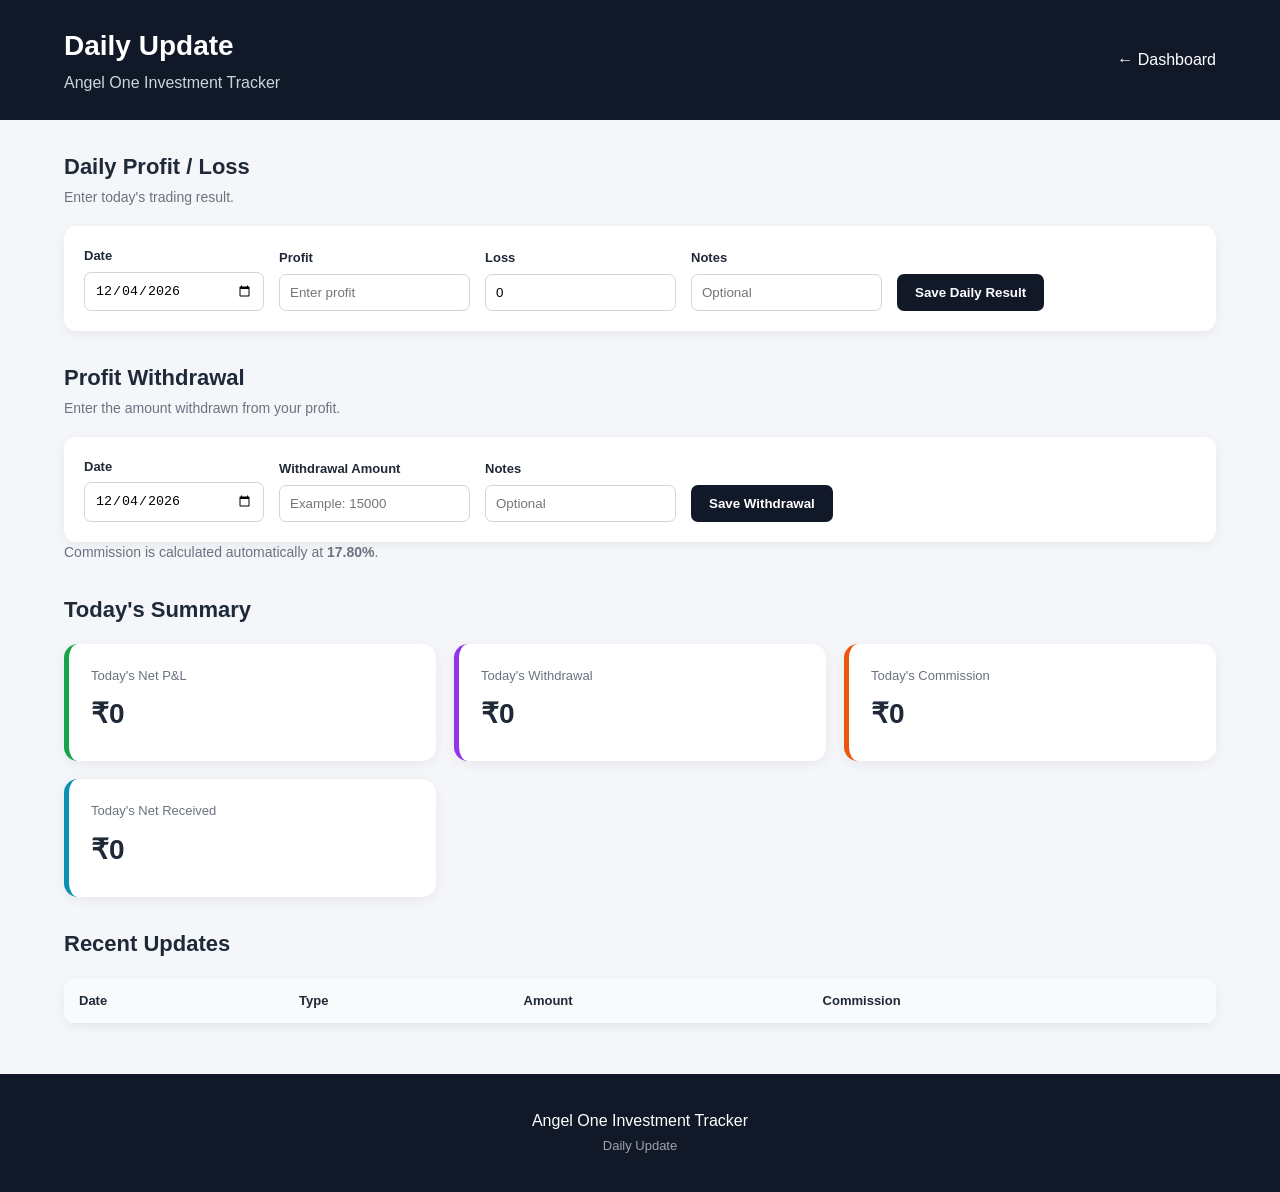
<file: update.html>
<!DOCTYPE html>
<html lang="en">

<head>

    <meta charset="UTF-8">

    <meta
        name="viewport"
        content="width=device-width, initial-scale=1.0">

    <title>Daily Update - Angel One Tracker</title>

    <link rel="stylesheet" href="style.css">

</head>


<body>


<header class="top-header">

    <div>

        <h1>Daily Update</h1>

        <p>Angel One Investment Tracker</p>

    </div>


    <div>

        <a
            href="index.html"
            style="color:white;text-decoration:none;">

            ← Dashboard

        </a>

    </div>

</header>



<main>


<!-- =====================================================
     DAILY PROFIT
====================================================== -->

<section class="data-section">


    <div class="section-title">

        <h2>Daily Profit / Loss</h2>

        <p>
            Enter today's trading result.
        </p>

    </div>


    <div class="entry-form">


        <div>

            <label for="profitDate">
                Date
            </label>

            <input
                type="date"
                id="profitDate">

        </div>


        <div>

            <label for="dailyProfit">
                Profit
            </label>

            <input
                type="number"
                id="dailyProfit"
                placeholder="Enter profit"
                min="0">

        </div>


        <div>

            <label for="dailyLoss">
                Loss
            </label>

            <input
                type="number"
                id="dailyLoss"
                placeholder="Enter loss"
                min="0"
                value="0">

        </div>


        <div>

            <label for="profitNotes">
                Notes
            </label>

            <input
                type="text"
                id="profitNotes"
                placeholder="Optional">

        </div>


        <button
            type="button"
            onclick="saveProfit()">

            Save Daily Result

        </button>


    </div>


</section>



<!-- =====================================================
     WITHDRAWAL
====================================================== -->

<section class="data-section">


    <div class="section-title">

        <h2>Profit Withdrawal</h2>

        <p>
            Enter the amount withdrawn from your profit.
        </p>

    </div>


    <div class="entry-form">


        <div>

            <label for="withdrawalDate">
                Date
            </label>

            <input
                type="date"
                id="withdrawalDate">

        </div>


        <div>

            <label for="withdrawalAmount">
                Withdrawal Amount
            </label>

            <input
                type="number"
                id="withdrawalAmount"
                placeholder="Example: 15000"
                min="1">

        </div>


        <div>

            <label for="withdrawalNotes">
                Notes
            </label>

            <input
                type="text"
                id="withdrawalNotes"
                placeholder="Optional">

        </div>


        <button
            type="button"
            onclick="saveWithdrawal()">

            Save Withdrawal

        </button>


    </div>


    <div class="section-title">

        <p>
            Commission is calculated automatically at
            <strong>17.80%</strong>.
        </p>

    </div>


</section>



<!-- =====================================================
     TODAY'S SUMMARY
====================================================== -->

<section class="data-section">


    <div class="section-title">

        <h2>Today's Summary</h2>

    </div>


    <div class="summary-grid">


        <div class="summary-card profit-card">

            <span>
                Today's Net P&L
            </span>

            <strong id="todayProfit">
                ₹0
            </strong>

        </div>


        <div class="summary-card withdrawal-card">

            <span>
                Today's Withdrawal
            </span>

            <strong id="todayWithdrawal">
                ₹0
            </strong>

        </div>


        <div class="summary-card commission-card">

            <span>
                Today's Commission
            </span>

            <strong id="todayCommission">
                ₹0
            </strong>

        </div>


        <div class="summary-card net-card">

            <span>
                Today's Net Received
            </span>

            <strong id="todayNet">
                ₹0
            </strong>

        </div>


    </div>


</section>



<!-- =====================================================
     RECENT UPDATES
====================================================== -->

<section class="data-section">


    <div class="section-title">

        <h2>Recent Updates</h2>

    </div>


    <div class="table-container">


        <table>


            <thead>

                <tr>

                    <th>Date</th>

                    <th>Type</th>

                    <th>Amount</th>

                    <th>Commission</th>

                </tr>

            </thead>


            <tbody id="recentUpdates">

            </tbody>


        </table>


    </div>


</section>


</main>



<footer>

    <p>
        Angel One Investment Tracker
    </p>

    <span>
        Daily Update
    </span>

</footer>



<script src="update.js"></script>


</body>

</html>
</file>
<file: style.css>
* {
    box-sizing: border-box;
    margin: 0;
    padding: 0;
}

body {
    font-family: Arial, Helvetica, sans-serif;
    background: #f4f6f9;
    color: #1f2937;
    line-height: 1.5;
}

.top-header {
    background: #111827;
    color: white;
    padding: 25px 5%;
    display: flex;
    justify-content: space-between;
    align-items: center;
}

.top-header h1 {
    font-size: 28px;
    margin-bottom: 4px;
}

.top-header p {
    color: #cbd5e1;
}

.date-display {
    font-size: 15px;
    color: #d1d5db;
}

main,
.account-section {
    width: 90%;
    max-width: 1400px;
    margin: auto;
}

.account-section {
    margin-top: 25px;
}

.section-title {
    margin-bottom: 18px;
}

.section-title h2 {
    font-size: 22px;
    margin-bottom: 4px;
}

.section-title p {
    color: #6b7280;
    font-size: 14px;
}

.account-grid {
    display: grid;
    grid-template-columns: repeat(3, 1fr);
    gap: 18px;
}

.account-card {
    background: white;
    padding: 20px;
    border-radius: 12px;
    box-shadow: 0 3px 12px rgba(0,0,0,0.06);
}

.account-card span,
.summary-card span {
    display: block;
    color: #6b7280;
    font-size: 13px;
    margin-bottom: 8px;
}

.account-card strong {
    font-size: 18px;
}

.dashboard-section,
.allocation-section,
.data-section,
.chart-section {
    margin-top: 30px;
}

.summary-grid {
    display: grid;
    grid-template-columns: repeat(3, 1fr);
    gap: 18px;
}

.summary-card {
    background: white;
    padding: 22px;
    border-radius: 14px;
    box-shadow: 0 3px 12px rgba(0,0,0,0.06);
}

.summary-card strong {
    display: block;
    font-size: 28px;
    margin-bottom: 4px;
}

.summary-card small {
    color: #6b7280;
}

.capital-card {
    border-left: 5px solid #2563eb;
}

.profit-card {
    border-left: 5px solid #16a34a;
}

.withdrawal-card {
    border-left: 5px solid #9333ea;
}

.commission-card {
    border-left: 5px solid #ea580c;
}

.net-card {
    border-left: 5px solid #0891b2;
}

.today-card {
    border-left: 5px solid #ca8a04;
}

.allocation-group {
    background: white;
    border-radius: 14px;
    padding: 22px;
    margin-bottom: 20px;
    box-shadow: 0 3px 12px rgba(0,0,0,0.06);
}

.group-header {
    display: flex;
    justify-content: space-between;
    align-items: center;
    margin-bottom: 20px;
    padding-bottom: 15px;
    border-bottom: 1px solid #e5e7eb;
}

.group-header h3 {
    font-size: 18px;
}

.group-header span {
    color: #6b7280;
    font-size: 13px;
}

.group-header strong {
    font-size: 20px;
}

.allocation-items {
    display: grid;
    grid-template-columns: repeat(2, 1fr);
    gap: 15px;
}

.allocation-item {
    display: grid;
    grid-template-columns: 1fr 100px 130px;
    align-items: center;
    gap: 15px;
    padding: 14px;
    background: #f8fafc;
    border-radius: 10px;
}

.allocation-item label {
    font-weight: bold;
}

.allocation-input {
    display: flex;
    align-items: center;
}

.allocation-input input {
    width: 75px;
    padding: 8px;
    border: 1px solid #d1d5db;
    border-radius: 6px;
}

.allocation-input span {
    margin-left: 5px;
}

.allocation-item strong {
    text-align: right;
}

.entry-form {
    background: white;
    padding: 20px;
    border-radius: 12px;
    display: flex;
    gap: 15px;
    align-items: end;
    box-shadow: 0 3px 12px rgba(0,0,0,0.06);
}

.entry-form div {
    display: flex;
    flex-direction: column;
}

.entry-form label {
    font-size: 13px;
    margin-bottom: 6px;
    font-weight: bold;
}

.entry-form input {
    padding: 10px;
    border: 1px solid #d1d5db;
    border-radius: 7px;
    min-width: 180px;
}

.entry-form button {
    padding: 11px 18px;
    border: none;
    border-radius: 7px;
    background: #111827;
    color: white;
    cursor: pointer;
    font-weight: bold;
}

.entry-form button:hover {
    background: #374151;
}

.table-container {
    margin-top: 18px;
    overflow-x: auto;
    background: white;
    border-radius: 12px;
    box-shadow: 0 3px 12px rgba(0,0,0,0.06);
}

table {
    width: 100%;
    border-collapse: collapse;
}

th,
td {
    padding: 13px 15px;
    text-align: left;
    border-bottom: 1px solid #e5e7eb;
}

th {
    background: #f8fafc;
    font-size: 13px;
}

.delete-btn {
    border: none;
    background: #dc2626;
    color: white;
    padding: 6px 10px;
    border-radius: 5px;
    cursor: pointer;
}

.chart-container {
    background: white;
    padding: 25px;
    border-radius: 14px;
    height: 400px;
    box-shadow: 0 3px 12px rgba(0,0,0,0.06);
}

footer {
    text-align: center;
    padding: 35px;
    margin-top: 50px;
    background: #111827;
    color: white;
}

footer span {
    color: #9ca3af;
    font-size: 13px;
}

@media (max-width: 900px) {

    .summary-grid,
    .account-grid {
        grid-template-columns: repeat(2, 1fr);
    }

    .allocation-items {
        grid-template-columns: 1fr;
    }

    .entry-form {
        flex-wrap: wrap;
    }
}

@media (max-width: 600px) {

    .top-header {
        flex-direction: column;
        align-items: flex-start;
        gap: 12px;
    }

    .top-header h1 {
        font-size: 22px;
    }

    main,
    .account-section {
        width: 94%;
    }

    .summary-grid,
    .account-grid {
        grid-template-columns: 1fr;
    }

    .allocation-item {
        grid-template-columns: 1fr;
    }

    .allocation-item strong {
        text-align: left;
    }

    .entry-form {
        flex-direction: column;
        align-items: stretch;
    }

    .entry-form input {
        width: 100%;
    }

    .chart-container {
        height: 300px;
    }
}
</file>
